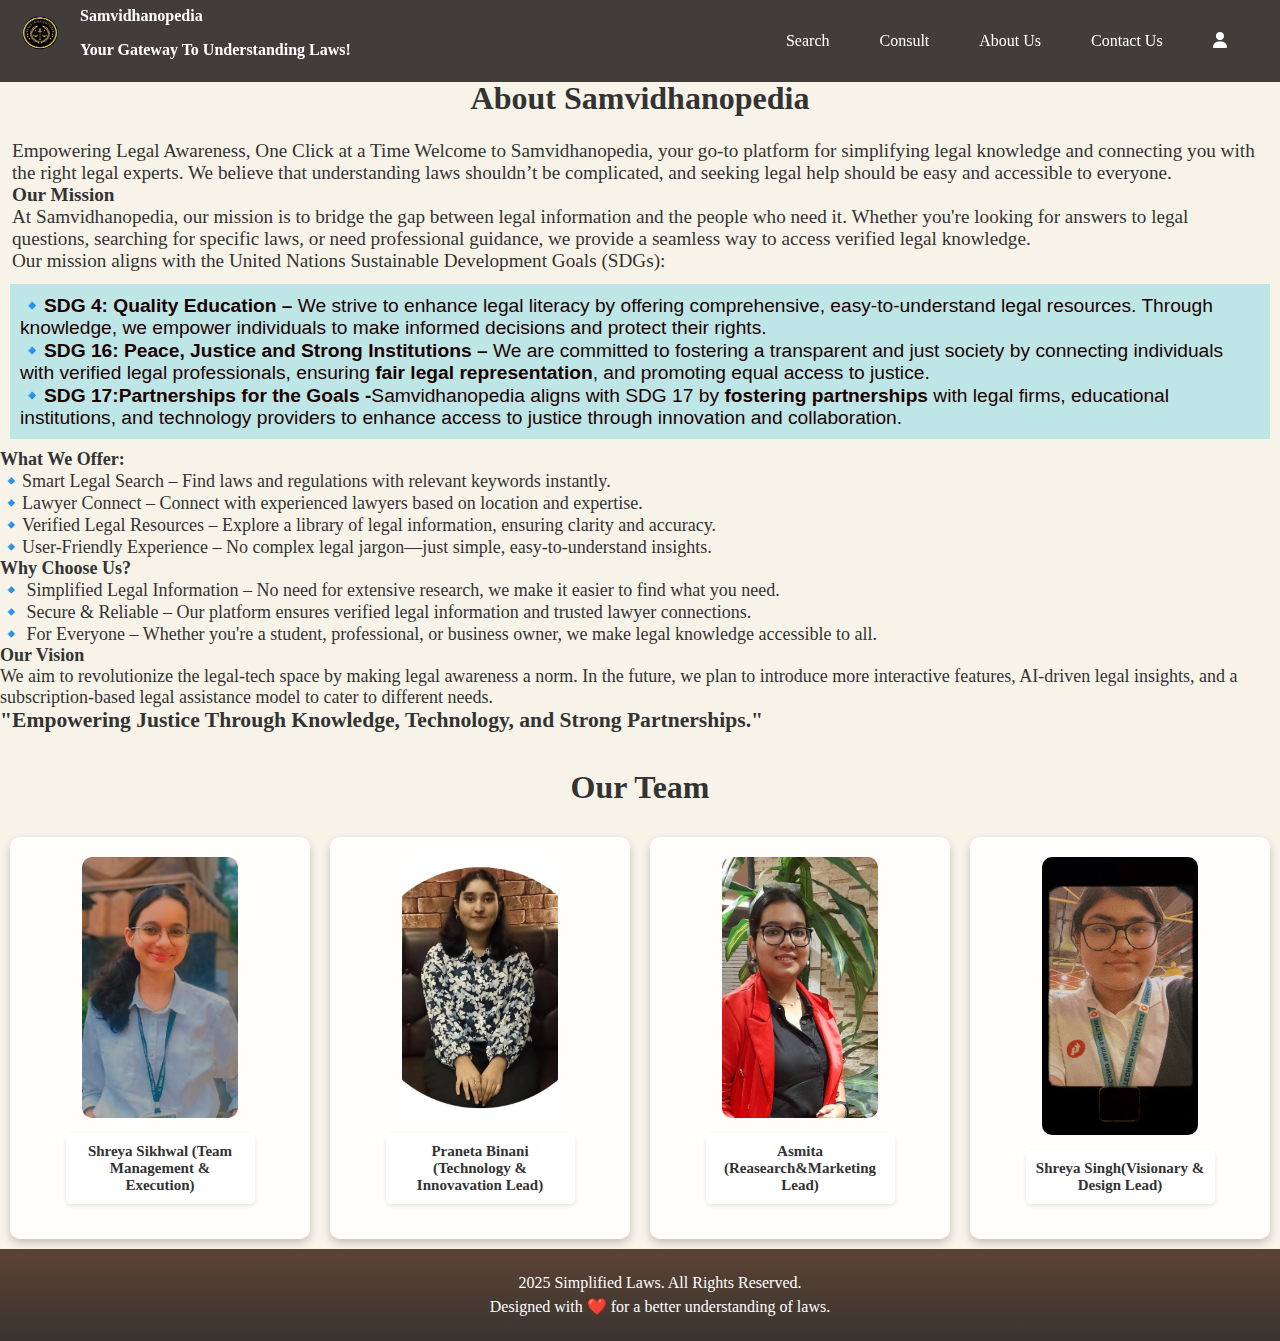
<file: about.html>
<!DOCTYPE html>
<html lang="en">
<head>
  <meta charset="UTF-8">
  <meta name="viewport" content="width=device-width, initial-scale=1.0">
  <title>Simplified Laws</title>
  <link rel="stylesheet" href="style2.css">
  <link rel="stylesheet" href="https://cdnjs.cloudflare.com/ajax/libs/font-awesome/6.7.2/css/all.min.css" integrity="sha512-Evv84Mr4kqVGRNSgIGL/F/aIDqQb7xQ2vcrdIwxfjThSH8CSR7PBEakCr51Ck+w+/U6swU2Im1vVX0SVk9ABhg==" crossorigin="anonymous" referrerpolicy="no-referrer" />
</head>
  <body>
  <div class="sticky-header" id="sticky-header">
   
    <div class="logo">
        <img src="logo.png">
        <a href="index.html">Samvidhanopedia<br><p>Your Gateway To Understanding Laws!</p></a></div>
    <div class="menu">
      <a href="index.html">Search</a>
      <a href="">Consult</a>
      <a href="about.html">About Us</a>
      <a href="contact.html">Contact Us</a>
      <a href="#login"><i class="fa-solid fa-user"></i></a>
    </div>
  </div>
  <main>
    <h1>About Samvidhanopedia</h1>
    <p>Empowering Legal Awareness, One Click at a Time
        Welcome to Samvidhanopedia, your go-to platform for simplifying legal knowledge and connecting you with the right legal experts. We believe that understanding laws shouldn’t be complicated, and seeking legal help should be easy and accessible to everyone.
        <br>
        <b>Our Mission</b><br>
        At Samvidhanopedia, our mission is to bridge the gap between legal information and the people who need it. Whether you're looking for answers to legal questions, searching for specific laws, or need professional guidance, we provide a seamless way to access verified legal knowledge.<br>Our mission aligns with the United Nations Sustainable Development Goals (SDGs):
        <br>
       <div class="sdg"> <strong>🔹SDG 4: Quality Education –</strong> We strive to enhance legal literacy by offering comprehensive, easy-to-understand legal resources. Through knowledge, we empower individuals to make informed decisions and protect their rights.<br>
<strong>🔹SDG 16: Peace, Justice and Strong Institutions –</strong> We are committed to fostering a transparent and just society by connecting individuals with verified legal professionals, ensuring <b>fair legal representation</b>, and promoting equal access to justice.<br>
<strong>🔹SDG 17:Partnerships for the Goals -</strong>Samvidhanopedia aligns with SDG 17 by <b>fostering partnerships</b> with legal firms, educational institutions, and technology providers to enhance access to justice through innovation and collaboration.
       <br>
       </div>
        <div class="offer"><b>What We Offer:</b><br>
        🔹Smart Legal Search – Find laws and regulations with relevant keywords instantly.<br>
        🔹Lawyer Connect – Connect with experienced lawyers based on location and expertise.<br>
        🔹Verified Legal Resources – Explore a library of legal information, ensuring clarity and accuracy.<br>
        🔹User-Friendly Experience – No complex legal jargon—just simple, easy-to-understand insights.
        <br>
       <b> Why Choose Us?</b><br>
        🔹 Simplified Legal Information – No need for extensive research, we make it easier to find what you need.<br>
        🔹 Secure & Reliable – Our platform ensures verified legal information and trusted lawyer connections.<br>
        🔹 For Everyone – Whether you're a student, professional, or business owner, we make legal knowledge accessible to all.
        <br>
        <b>Our Vision</b><br>
        We aim to revolutionize the legal-tech space by making legal awareness a norm. In the future, we plan to introduce more interactive features, AI-driven legal insights, and a subscription-based legal assistance model to cater to different needs.<br>
        <b style="font-size: larger;">"Empowering Justice Through Knowledge, Technology, and Strong Partnerships."</b></p>
        </div>
  </main>
  <h1> Our Team</h1>
  <section>
    <div class="category">
      <img src="shreya1.jpg" alt="teamimg">
      <p>Shreya Sikhwal (Team Management & Execution)</p>
    </div>
    <div class="category" alt="team">
        <img src="mypic.jpg">
       <p>Praneta Binani (Technology & Innovavation Lead)</p>
    </div>
      <div class="category">
        <img src="asmita.jpg" alt="team">
       <p>Asmita (Reasearch&Marketing Lead)</p>
      </div>
      <div class="category">
        <img src="shreya2.jpg" alt="team">
       <p> Shreya Singh(Visionary & Design Lead)</p>
      </div>
  </section>
  <footer>
    <p>2025 Simplified Laws. All Rights Reserved.</p>
    <p>Designed with ❤️ for a better understanding of laws.</p>
  </footer>
  </body>
  </html>
</file>
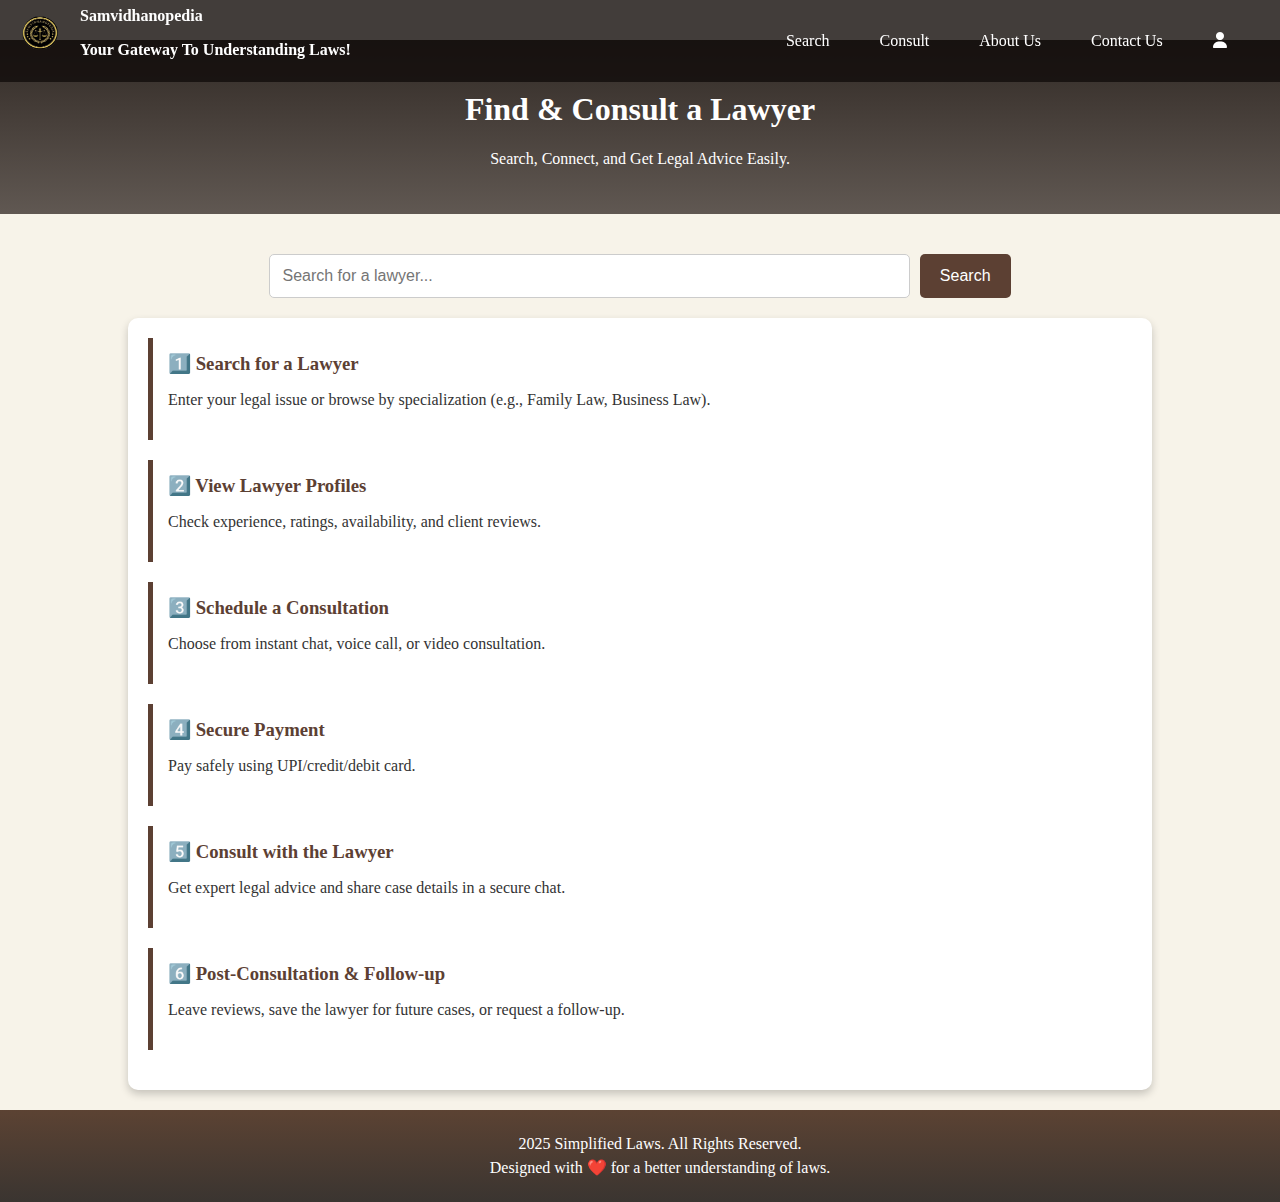
<file: consult.html>
<!DOCTYPE html>
<html lang="en">
<head>
  <meta charset="UTF-8">
  <meta name="viewport" content="width=device-width, initial-scale=1.0">
  <title>Simplified Laws</title>
  <link rel="stylesheet" href="style2.css">
  <link rel="stylesheet" href="https://cdnjs.cloudflare.com/ajax/libs/font-awesome/6.7.2/css/all.min.css" integrity="sha512-Evv84Mr4kqVGRNSgIGL/F/aIDqQb7xQ2vcrdIwxfjThSH8CSR7PBEakCr51Ck+w+/U6swU2Im1vVX0SVk9ABhg==" crossorigin="anonymous" referrerpolicy="no-referrer" />
</head>
  <body>
  <div class="sticky-header" id="sticky-header">
   
    <div class="logo">
        <img src="logo.png">
        <a href="index.html">Samvidhanopedia<br><p>Your Gateway To Understanding Laws!</p></a></div>
    <div class="menu">
      <a href="index.html">Search</a>
      <a href="consult.html">Consult</a>
      <a href="about.html">About Us</a>
      <a href="contact.html">Contact Us</a>
      <a href="#login"><i class="fa-solid fa-user"></i></a>
    </div>
  </div>
      <div class="header">
          <h1>Find & Consult a Lawyer</h1>
          <p>Search, Connect, and Get Legal Advice Easily.</p>
      </div>
      
      <div class="container">
          <div class="search-bar">
              <input type="text" placeholder="Search for a lawyer...">
              <button>Search</button>
          </div>
          
          <div class="process">
              <div class="step">
                  <h3>1️⃣ Search for a Lawyer</h3>
                  <p>Enter your legal issue or browse by specialization (e.g., Family Law, Business Law).</p>
              </div>
              <div class="step">
                  <h3>2️⃣ View Lawyer Profiles</h3>
                  <p>Check experience, ratings, availability, and client reviews.</p>
              </div>
              <div class="step">
                  <h3>3️⃣ Schedule a Consultation</h3>
                  <p>Choose from instant chat, voice call, or video consultation.</p>
              </div>
              <div class="step">
                  <h3>4️⃣ Secure Payment</h3>
                  <p>Pay safely using UPI/credit/debit card.</p>
              </div>
              <div class="step">
                  <h3>5️⃣ Consult with the Lawyer</h3>
                  <p>Get expert legal advice and share case details in a secure chat.</p>
              </div>
              <div class="step">
                  <h3>6️⃣ Post-Consultation & Follow-up</h3>
                  <p>Leave reviews, save the lawyer for future cases, or request a follow-up.</p>
              </div>
          </div>
      </div>
   
  

  <footer>
    <p>2025 Simplified Laws. All Rights Reserved.</p>
    <p>Designed with ❤️ for a better understanding of laws.</p>
  </footer>
  </body>
  </html>
</file>
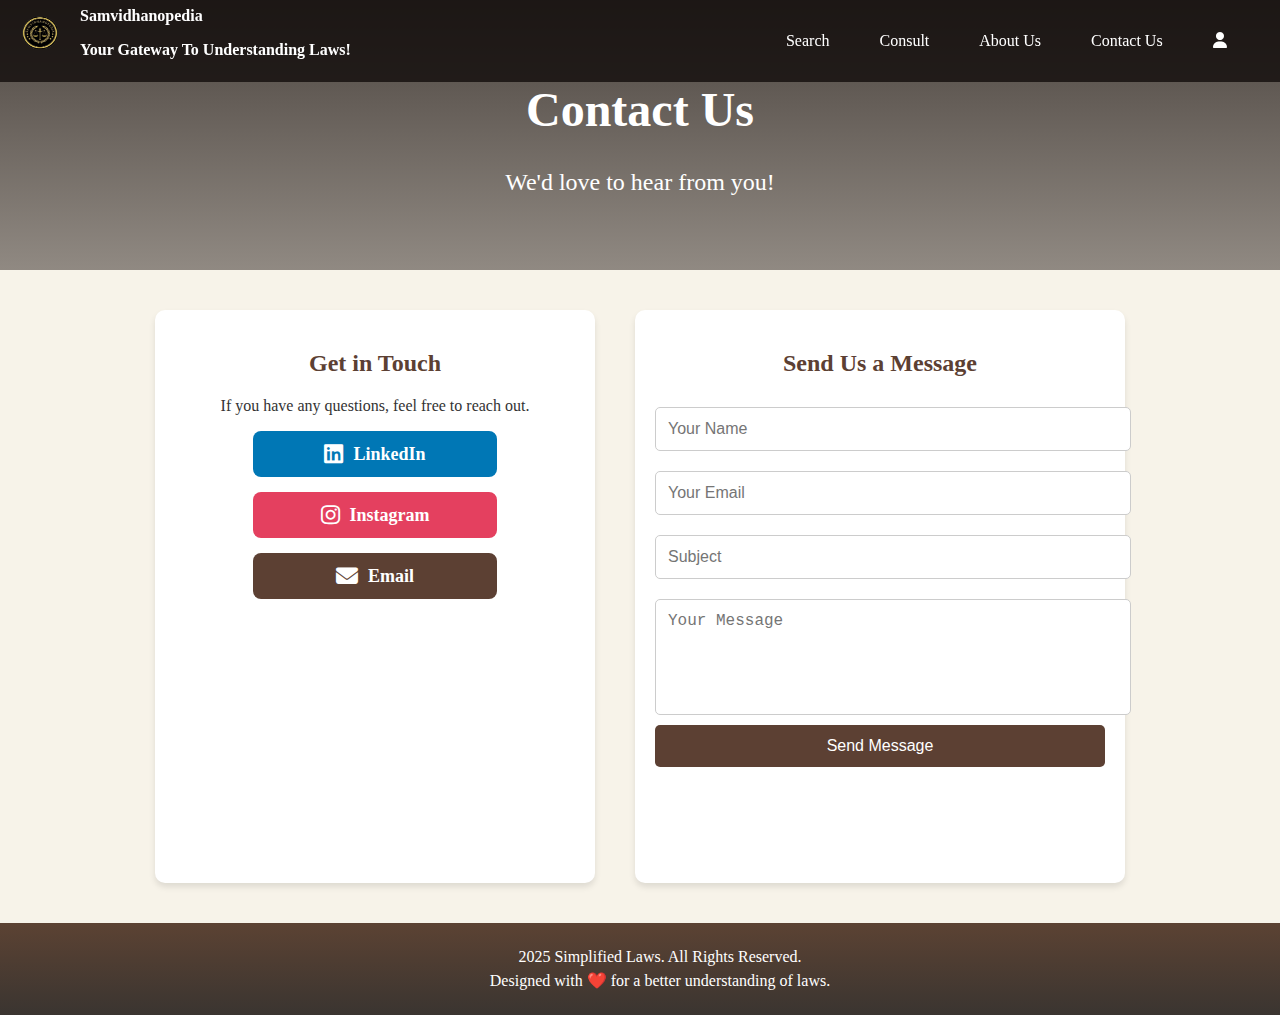
<file: contact.html>
<!DOCTYPE html>
<html lang="en">
<head>
  <meta charset="UTF-8">
  <meta name="viewport" content="width=device-width, initial-scale=1.0">
  <title>Simplified Laws</title>
  <link rel="stylesheet" href="style2.css">
  <link rel="stylesheet" href="https://cdnjs.cloudflare.com/ajax/libs/font-awesome/6.7.2/css/all.min.css" integrity="sha512-Evv84Mr4kqVGRNSgIGL/F/aIDqQb7xQ2vcrdIwxfjThSH8CSR7PBEakCr51Ck+w+/U6swU2Im1vVX0SVk9ABhg==" crossorigin="anonymous" referrerpolicy="no-referrer" />
</head>
  <body>
  <div class="sticky-header" id="sticky-header">
   
    <div class="logo">
        <img src="logo.png">
        <a href="index.html">Samvidhanopedia<br><p>Your Gateway To Understanding Laws!</p></a></div>
    <div class="menu">
      <a href="index.html">Search</a>
      <a href="consult.html">Consult</a>
      <a href="about.html">About Us</a>
      <a href="contact.html">Contact Us</a>
      <a href="#login"><i class="fa-solid fa-user"></i></a>
    </div>
  </div>
    <!-- Header -->
    <header>
        <h1>Contact Us</h1>
        <p>We'd love to hear from you!</p>
    </header>

    <!-- Contact Section -->
    <section class="contact-container">
        <div class="contact-info">
            <h2>Get in Touch</h2>
            <p>If you have any questions, feel free to reach out.</p>

            <div class="social-links">
                <a href="https://www.linkedin.com/company/samvidhanopedia/" target="_blank">
                    <i class="fab fa-linkedin"></i> LinkedIn
                </a>
                <a href="https://www.instagram.com/samvidhanopedia_official?igsh=bzhjM21id2V6OWd6" target="_blank">
                    <i class="fab fa-instagram"></i> Instagram
                </a>
                <a href="samvidhanopediaofficial@gmail.com">
                    <i class="fas fa-envelope"></i> Email
                </a>
            </div>
            <iframe 
                src="https://www.google.com/maps/embed?pb=!1m18!1m12!1m3!1d3651.548567947!2d88.36389541546953!3d22.572646143829584!2m3!1f0!2f0!3f0!3m2!1i1024!2i768!4f13.1!3m3!1m2!1s0x3a027701e1fdaf23%3A0x8470e35c1e65c5c5!2sKolkata%2C%20West%20Bengal!5e0!3m2!1sen!2sin!4v1647869074816!5m2!1sen!2sin" 
                width="100%" height="250" style="border:0;" allowfullscreen="" loading="lazy">
            </iframe>
        </div>

        <div class="contact-form">
            <h2>Send Us a Message</h2>
            <form action="submit-form.php" method="POST">
                <input type="text" name="name" placeholder="Your Name" required>
                <input type="email" name="email" placeholder="Your Email" required>
                <input type="text" name="subject" placeholder="Subject" required>
                <textarea name="message" rows="5" placeholder="Your Message" required></textarea>
                <button type="submit">Send Message</button>
            </form>
        </div>
    </section>

    <!-- Footer -->
    <footer>
        <p>2025 Simplified Laws. All Rights Reserved.</p>
        <p>Designed with ❤️ for a better understanding of laws.</p>
      </footer>

</body>
</html>
</file>
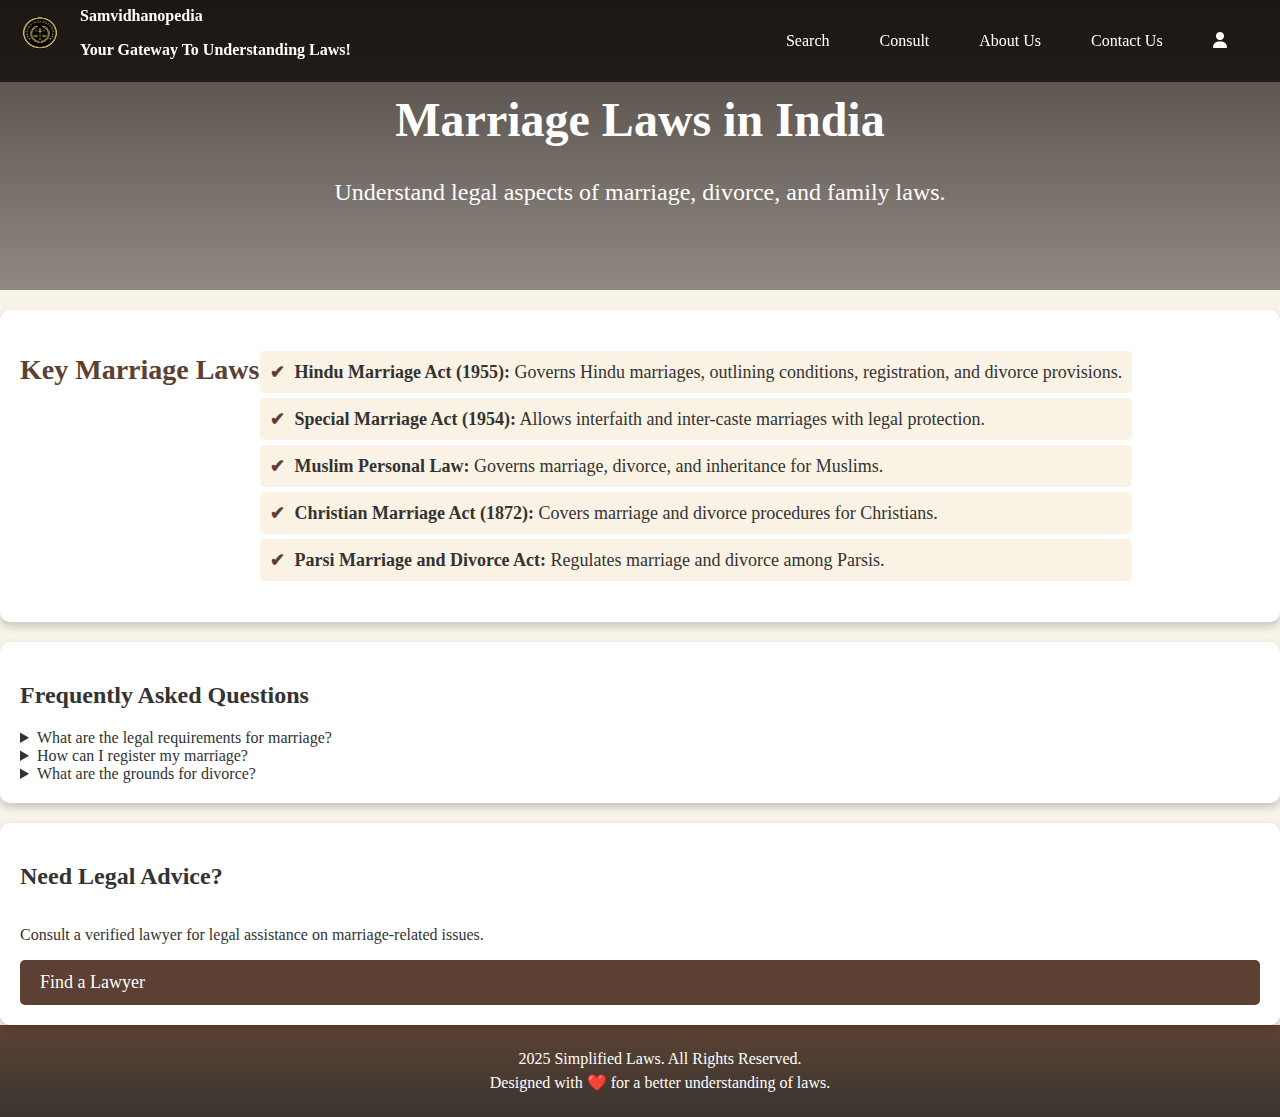
<file: marriage.html>
<!DOCTYPE html>
<html lang="en">
<head>
  <meta charset="UTF-8">
  <meta name="viewport" content="width=device-width, initial-scale=1.0">
  <title>Simplified Laws</title>
  <link rel="stylesheet" href="style2.css">
  <link rel="stylesheet" href="https://cdnjs.cloudflare.com/ajax/libs/font-awesome/6.7.2/css/all.min.css" integrity="sha512-Evv84Mr4kqVGRNSgIGL/F/aIDqQb7xQ2vcrdIwxfjThSH8CSR7PBEakCr51Ck+w+/U6swU2Im1vVX0SVk9ABhg==" crossorigin="anonymous" referrerpolicy="no-referrer" />
</head>
  <body>
  <div class="sticky-header" id="sticky-header">
   
    <div class="logo">
        <img src="logo.png">
        <a href="index.html">Samvidhanopedia<br><p>Your Gateway To Understanding Laws!</p></a></div>
    <div class="menu">
      <a href="index.html">Search</a>
      <a href="consult.html">Consult</a>
      <a href="about.html">About Us</a>
      <a href="contact.html">Contact Us</a>
      <a href="#login"><i class="fa-solid fa-user"></i></a>
    </div>
  </div>
  <header class="marriage">
    <h1>Marriage Laws in India</h1>
    <p>Understand legal aspects of marriage, divorce, and family laws.</p>
</header>

<section class="law-content">
    <h2>Key Marriage Laws</h2>
    <ul>
        <li><strong>Hindu Marriage Act (1955):</strong> Governs Hindu marriages, outlining conditions, registration, and divorce provisions.</li>
        <li><strong>Special Marriage Act (1954):</strong> Allows interfaith and inter-caste marriages with legal protection.</li>
        <li><strong>Muslim Personal Law:</strong> Governs marriage, divorce, and inheritance for Muslims.</li>
        <li><strong>Christian Marriage Act (1872):</strong> Covers marriage and divorce procedures for Christians.</li>
        <li><strong>Parsi Marriage and Divorce Act:</strong> Regulates marriage and divorce among Parsis.</li>
    </ul>
</section>

<section class="faq">
    <h2>Frequently Asked Questions</h2>
    <details>
        <summary>What are the legal requirements for marriage?</summary>
        <p>Both parties must be of legal age (18 for women, 21 for men), give free consent, and follow the registration process.</p>
    </details>
    <details>
        <summary>How can I register my marriage?</summary>
        <p>Marriage registration is done at the local municipal office under the respective marriage act.</p>
    </details>
    <details>
        <summary>What are the grounds for divorce?</summary>
        <p>Common grounds include cruelty, adultery, desertion, and mutual consent.</p>
    </details>
</section>

<section class="consultation">
    <h2>Need Legal Advice?</h2>
    <p>Consult a verified lawyer for legal assistance on marriage-related issues.</p>
    <a href="consult.html" class="consult-btn">Find a Lawyer</a>
</section>
<footer>
    <p>2025 Simplified Laws. All Rights Reserved.</p>
    <p>Designed with ❤️ for a better understanding of laws.</p>
  </footer>

</body>
</html>
</file>
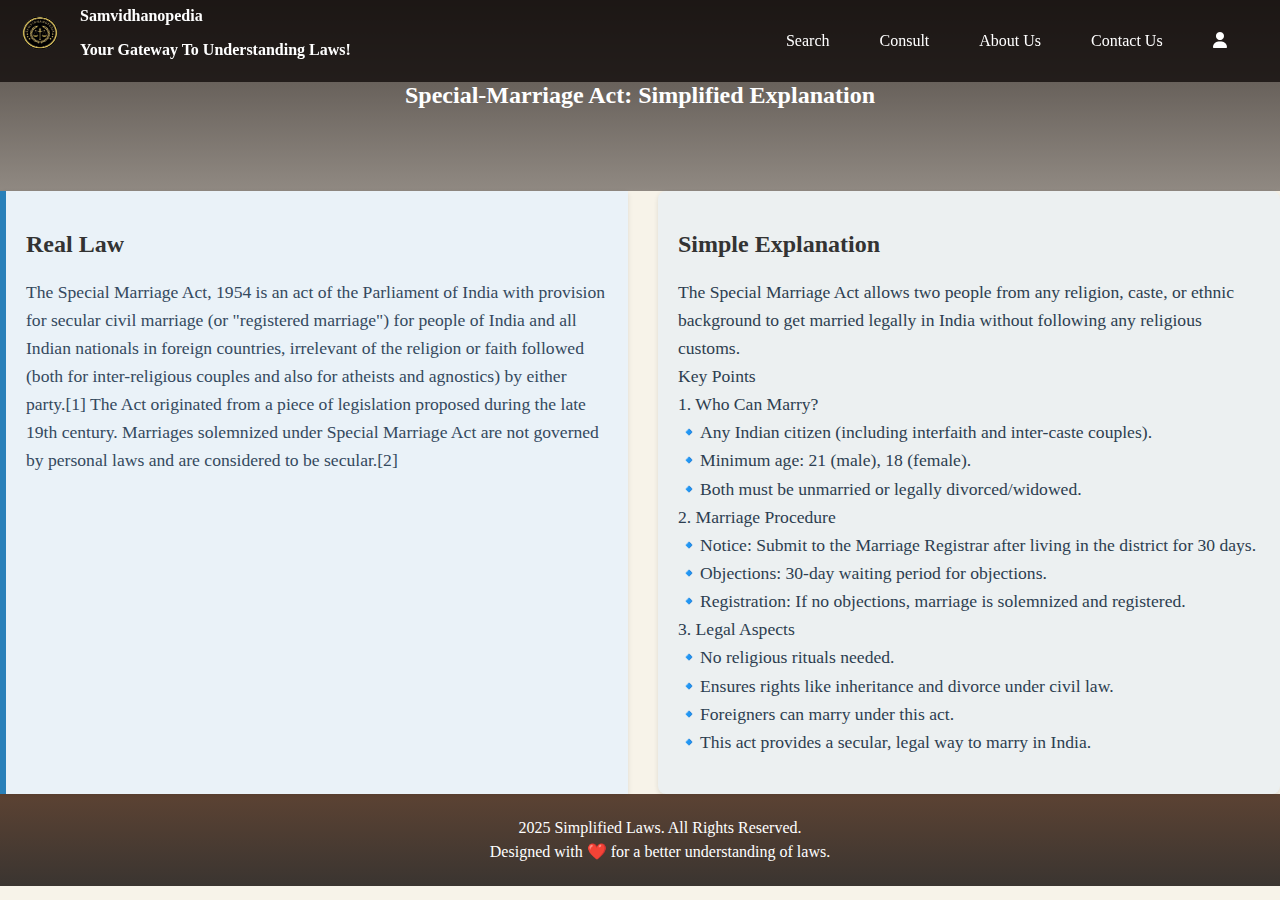
<file: special.html>
<!DOCTYPE html>
<html lang="en">
<head>
  <meta charset="UTF-8">
  <meta name="viewport" content="width=device-width, initial-scale=1.0">
  <title>Simplified Laws</title>
  <link rel="stylesheet" href="style2.css">
  <link rel="stylesheet" href="https://cdnjs.cloudflare.com/ajax/libs/font-awesome/6.7.2/css/all.min.css" integrity="sha512-Evv84Mr4kqVGRNSgIGL/F/aIDqQb7xQ2vcrdIwxfjThSH8CSR7PBEakCr51Ck+w+/U6swU2Im1vVX0SVk9ABhg==" crossorigin="anonymous" referrerpolicy="no-referrer" />
</head>
  <body>
  <div class="sticky-header" id="sticky-header">
   
    <div class="logo">
        <img src="logo.png">
        <a href="index.html">Samvidhanopedia<br><p>Your Gateway To Understanding Laws!</p></a></div>
    <div class="menu">
      <a href="index.html">Search</a>
      <a href="consult.html">Consult</a>
      <a href="about.html">About Us</a>
      <a href="contact.html">Contact Us</a>
      <a href="#login"><i class="fa-solid fa-user"></i></a>
    </div>
  </div>

  <header class="Special-container">
    <h4 class="title">Special-Marriage Act: Simplified Explanation</h4>
    </header>
    <div class="law-section">
      <div class="law-box">
        <h2>Real Law</h2>
        <p>The Special Marriage Act, 1954 is an act of the Parliament of India with provision for secular civil marriage (or "registered marriage") for people of India and all Indian nationals in foreign countries, irrelevant of the religion or faith followed (both for inter-religious couples and also for atheists and agnostics) by either party.[1] The Act originated from a piece of legislation proposed during the late 19th century. Marriages solemnized under Special Marriage Act are not governed by personal laws and are considered to be secular.[2]</p>
      </div>

      <div class="simple-explanation">
        <h2>Simple Explanation</h2>
        <p>The Special Marriage Act allows two people from any religion, caste, or ethnic background to get married legally in India without following any religious customs.<br>Key Points<br>
            1. Who Can Marry?
            <br>
            🔹Any Indian citizen (including interfaith and inter-caste couples).
            <br>
            🔹Minimum age: 21 (male), 18 (female).
            <br>
            🔹Both must be unmarried or legally divorced/widowed.
            <br>
            2. Marriage Procedure
            <br>
            🔹Notice: Submit to the Marriage Registrar after living in the district for 30 days.
            <br>
            🔹Objections: 30-day waiting period for objections.
            <br>
            🔹Registration: If no objections, marriage is solemnized and registered.
            <br>
            3. Legal Aspects
            <br>
            🔹No religious rituals needed.
            <br>
            🔹Ensures rights like inheritance and divorce under civil law.
            <br>
            🔹Foreigners can marry under this act.
            <br>
            🔹This act provides a secular, legal way to marry in India.</p>
      </div>
    </div>
  
  <footer>
    <p>2025 Simplified Laws. All Rights Reserved.</p>
    <p>Designed with ❤️ for a better understanding of laws.</p>
  </footer>
</body>
</html>
</file>
<file: style2.css>
body {
    margin: 0;
    font-family: 'Georgia', serif;
    background: #f7f3e9; /* Soft beige resembling a wooden texture */
    color: #333;
    overflow-x: hidden;
  }
  .sticky-header {
    position: fixed;
    top: 0;
    left: 0;
    width: 100%;
    background: rgba(17, 12, 10, 0.79);
    color: white;
    display: flex;
    justify-content: space-between;
    align-items: center;
    padding: 2px 10px;
    z-index: 1000;
  }
  .sticky-header.visible {
    display: flex;
  }
  .sticky-header img{
    float: left;
    width: 60px;
    height: 60px;
  }
.sticky-header .logo a{
    font-size: 24px;
    font-weight: bold;
    color: white;
    text-decoration: none;
    float: left;
    align-self: flex-start;
    font-size: 16px;
    padding: 5px 10px;
    transition: background-color 0.3s ease;
  }

  .sticky-header .menu {
    display: flex;
    margin-right:3%;
  }

  .sticky-header .menu a {
    color: white;
    text-decoration: none;
    margin: 0 15px;
    font-size: 16px;
    padding: 5px 10px;
    transition: background-color 0.3s ease;
  }

  .sticky-header  a:hover {
    background-color: #7d5a44;
    border-radius: 5px;
  }
  main{
    margin-top: 80px;
    

  }
  main h1{
    text-align: center;
  }
  main p{
    padding: 2px;
    margin: 10px;
    font-size: larger;
  }
  h1{
    text-align: center;
  }
  section{
    display: flex;
    flex-direction: row;
  }
  .category {
    width: 25%;
    margin: 10px;
    padding: 20px;
    background: rgba(255, 255, 255, 0.9);
    border-radius: 10px;
    box-shadow: 0 4px 8px rgba(0, 0, 0, 0.2);
    display: flex;
    flex-direction: column;
    justify-content: space-between;
    align-items: center;
  }

  .category.visible {
    transform: translateX(0);
    opacity: 1;
  }

  .category img {
    width: 60%;
    height: 100%;
    object-fit: cover;
    border-radius: 10px;
  }
  .category p{
    width: 65%;
    font-size: 15px;
    color: #333;
    font-weight: bold;
    text-align: center;
    padding: 10px;
    background: rgba(255, 255, 255, 0.8);
    border-radius: 5px;
    box-shadow: 0 2px 4px rgba(0, 0, 0, 0.1);
  }

  footer {
    background: #5c4033;
    background: linear-gradient(to bottom, rgba(49, 18, 1, 0.783), rgba(20, 14, 11, 0.833)), url(https://www.transparenttextures.com/patterns/wood.png) center/cover no-repeat;
    color: white;
    text-align: center;
    padding: 20px;
    position: relative;
    bottom: 0;
    width: 100%;
  }

  footer p {
    margin: 5px 0;
  }

  /* General Page Styling */
body {
  margin: 0;
  font-family: 'Georgia', serif;
  background: #f7f3e9; /* Matching wooden theme */
  color: #333;
}

/* Header Styling */
header {
  text-align: center;
  padding: 50px 20px;
  background: linear-gradient(to bottom, rgba(28, 20, 16, 0.79), rgba(32, 22, 18, 0.479));
  color: white;
  font-size: 24px;
}

/* Contact Section */
.contact-container {
  display: flex;
  flex-wrap: wrap;
  justify-content: center;
  padding: 30px;
  gap: 40px;
}

/* Contact Info */
.contact-info {
  flex: 1;
  max-width: 400px;
  background: white;
  padding: 20px;
  border-radius: 10px;
  box-shadow: 0 4px 6px rgba(0, 0, 0, 0.1);
  text-align: center;
}

.contact-info h2 {
  font-size: 24px;
  color: #5c4033;
}

.contact-details p {
  font-size: 16px;
  margin: 10px 0;
}

/* Google Maps */
iframe {
  border-radius: 8px;
  margin-top: 10px;
}

/* Contact Form */
.contact-form {
  flex: 1;
  max-width: 450px;
  background: white;
  padding: 20px;
  border-radius: 10px;
  box-shadow: 0 4px 6px rgba(0, 0, 0, 0.1);
}

.contact-form h2 {
  font-size: 24px;
  color: #5c4033;
  text-align: center;
}

.contact-form form {
  display: flex;
  flex-direction: column;
}

.contact-form input,
.contact-form textarea {
  width: 100%;
  padding: 12px;
  margin: 10px 0;
  border: 1px solid #ccc;
  border-radius: 5px;
  font-size: 16px;
}

.contact-form textarea {
  resize: none;
}

.contact-form button {
  padding: 12px;
  font-size: 16px;
  border: none;
  background-color: #5c4033;
  color: white;
  border-radius: 5px;
  cursor: pointer;
  transition: background 0.3s ease;
}

.contact-form button:hover {
  background-color: #7d5a44;
}


/* Contact Section */
.contact-container {
  padding: 40px 20px;
}

.social-links {
  display: flex;
  flex-direction: column;
  align-items: center;
  gap: 15px;
}

.social-links a {
  display: flex;
  align-items: center;
  justify-content: center;
  width: 220px;
  padding: 12px;
  font-size: 18px;
  font-weight: bold;
  text-decoration: none;
  color: white;
  border-radius: 8px;
  transition: 0.3s ease-in-out;
}

/* Social Media Buttons */
.social-links a i {
  margin-right: 10px;
  font-size: 22px;
}

/* Colors */
.social-links a:nth-child(1) { background: #0077b5; } /* LinkedIn */
.social-links a:nth-child(2) { background: #e4405f; } /* Instagram */
.social-links a:nth-child(3) { background: #5c4033; } /* Email */

.social-links a:hover {
  transform: scale(1.05);
}

 
.container {
  width: 80%;
  margin: auto;
  padding: 20px;
}
.header {
  margin-top: 40px;
  background: linear-gradient(to bottom, rgba(28, 20, 16, 0.9), rgba(32, 22, 18, 0.7));
  color: white;
  text-align: center;
  padding: 30px 10px;
}
.process {
  background: white;
  padding: 20px;
  border-radius: 10px;
  box-shadow: 0 4px 8px rgba(0, 0, 0, 0.2);
  margin-top: 20px;
}
.step {
  margin-bottom: 20px;
  padding: 15px;
  border-left: 5px solid #5c4033;
  background: rgba(255, 255, 255, 0.9);
}
.step h3 {
  margin: 0;
  color: #5c4033;
}
.search-bar {
  display: flex;
  justify-content: center;
  margin: 20px 0;
}
.search-bar input {
  width: 60%;
  padding: 12px;
  font-size: 16px;
  border: 1px solid #ccc;
  border-radius: 5px;
}
.search-bar button {
  padding: 12px 20px;
  font-size: 16px;
  border: none;
  background-color: #5c4033;
  color: white;
  border-radius: 5px;
  margin-left: 10px;
  cursor: pointer;
}
.search-bar button:hover {
  background-color: #7d5a44;
}


.marriage {
  background: linear-gradient(to bottom, rgba(28, 20, 16, 0.79), rgba(32, 22, 18, 0.479)), 
              url('https://img.freepik.com/premium-photo/low-key-filter-wooden-judge-s-gavel-law-book-golden-scale-wood-background_34259-440.jpg?semt=ais_hybrid') 
              center/cover no-repeat;
  color: white;
  text-align: center;
  padding: 60px 20px;
}

 
.law-content {
  background: white;
  padding: 20px;
  border-radius: 10px;
  box-shadow: 0 4px 8px rgba(0, 0, 0, 0.2);
  margin-top: 20px;
}

.law-content h2 {
  color: #5c4033;
  font-size: 28px;
  margin-bottom: 10px;
}

.law-content p {
  font-size: 18px;
  line-height: 1.6;
}

.law-content ul {
  list-style: none;
  padding: 0;
}

.law-content ul li {
  background: #faf2e4;
  padding: 10px;
  border-radius: 5px;
  margin: 5px 0;
  font-size: 18px;
}

.law-content ul li::before {
  content: "✔";
  color: #5c4033;
  font-weight: bold;
  margin-right: 10px;
}
.faq{
  display:flex;
  flex-direction: column;
  background: white;
  padding: 20px;
  border-radius: 10px;
  box-shadow: 0 4px 8px rgba(0, 0, 0, 0.2);
  margin-top: 20px;

}
.consultation {
  display: flex;
  flex-direction: column;
  margin-top: 30px;
  background: white;
  padding: 20px;
  border-radius: 10px;
  box-shadow: 0 4px 8px rgba(0, 0, 0, 0.2);
  margin-top: 20px;
}

.consultation a {
  display: inline-block;
  background: #5c4033;
  color: white;
  padding: 12px 20px;
  border-radius: 5px;
  font-size: 18px;
  text-decoration: none;
  transition: background 0.3s ease;
}

.consultation a:hover {
  background: #7d5a44;
}


.special-container {
  width: 80%;
  max-width: 900px;
  margin: 60px;
  padding: 30px;
  background-color: white;
  border-radius: 8px;
  box-shadow: 0 6px 15px rgba(0, 0, 0, 0.1);
  padding: 60px 20px;
}

.special-container .title{
  text-align: center;
  margin-bottom: 40px;
  color: #2c3e50;
}

.law-section {
  display: flex;
  justify-content: space-between;
  gap: 30px;
}

.law-box, .simple-explanation {
  width: 48%;
}

.law-box p, .simple-explanation p {
  font-size: 1.1em;
  line-height: 1.6;
  color: #34495e;
}

.law-box {
  background-color: #eaf2f8;
  border-left: 6px solid #2980b9;
  padding: 20px;
  box-shadow: 0 2px 5px rgba(0, 0, 0, 0.1);
}

.simple-explanation {
  background-color: #ecf0f1;
  padding: 20px;
  border-radius: 8px;
  box-shadow: 0 2px 5px rgba(0, 0, 0, 0.1);
}

.simple-explanation p {
  color: #2c3e50;
  font-weight: 500;
}
 .sdg{
 background-color: #abe2e6be;
 color: rgb(28, 1, 1);
 margin: 10px;
 padding: 10px;
 font-size: larger;
 font-family: Arial, Helvetica, sans-serif;
 }
 .offer{
  font-size: large;
 }
</file>
